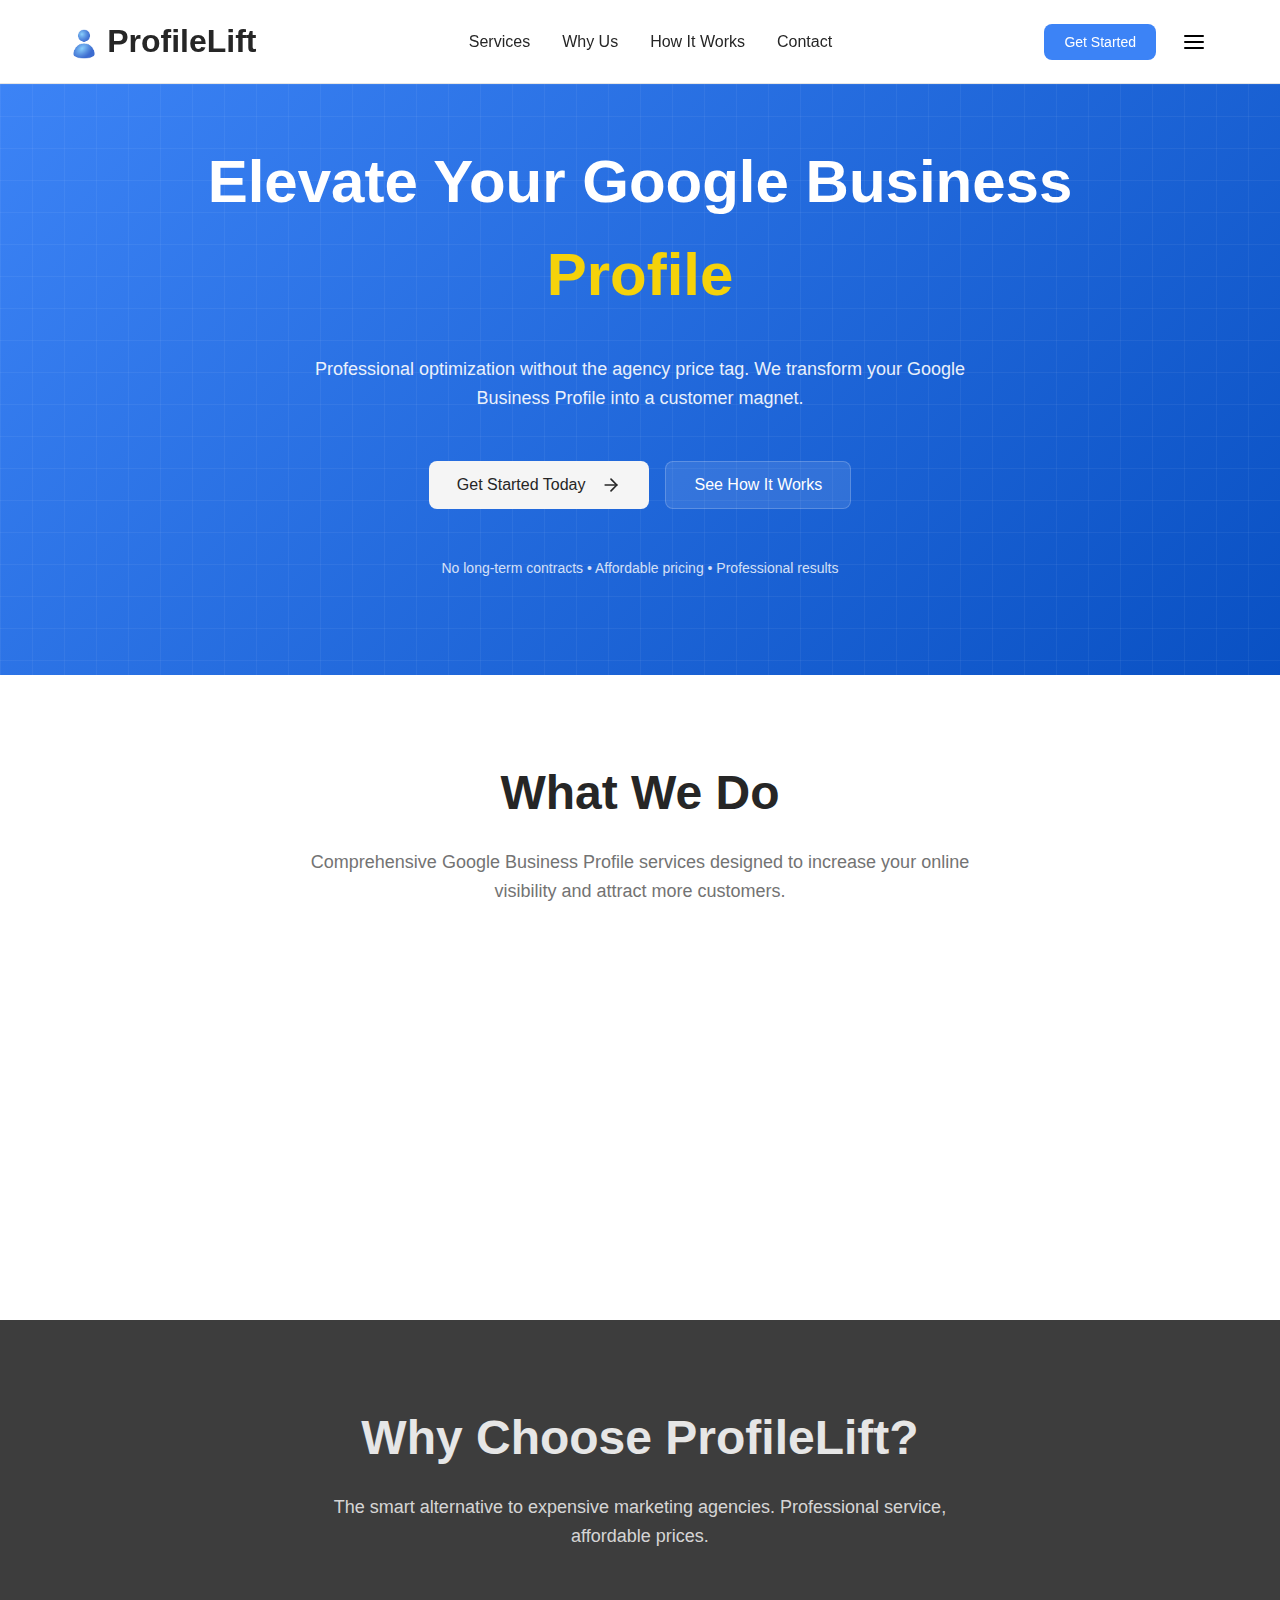
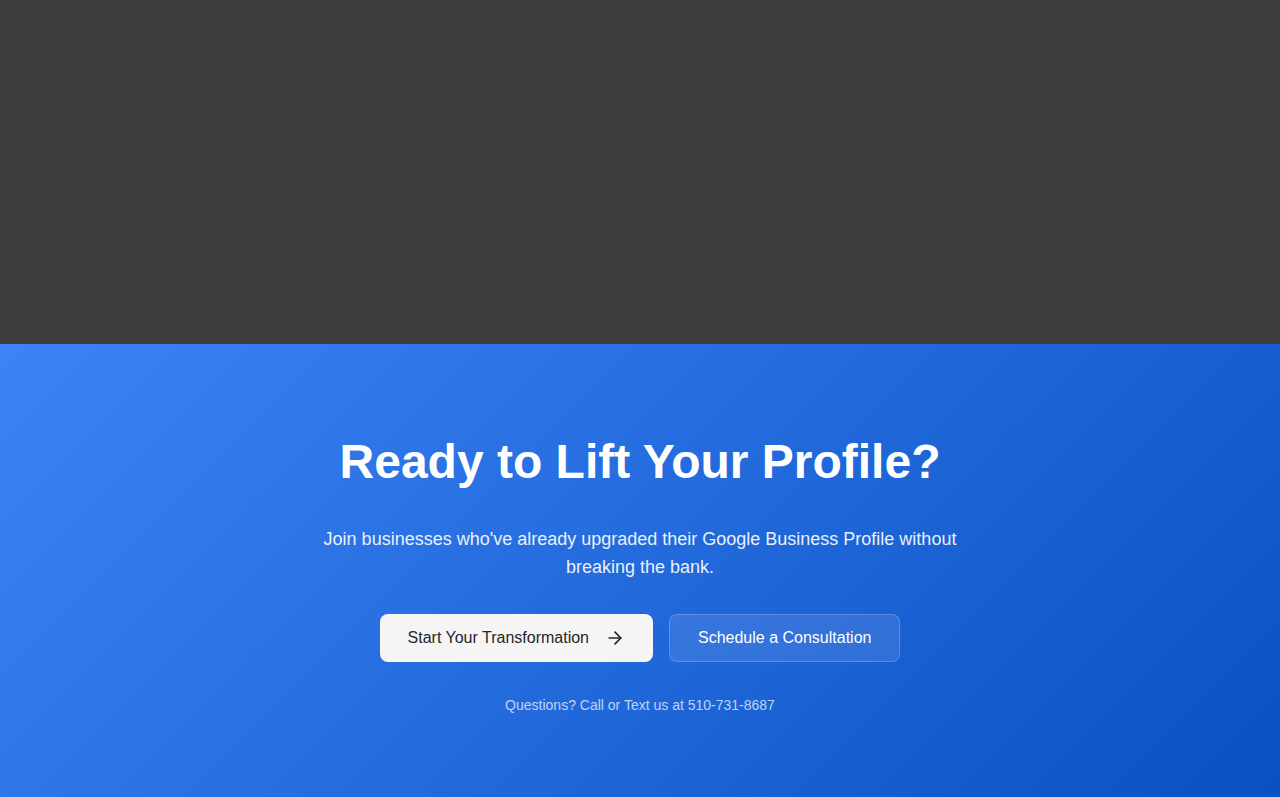
<file: index.html>
<!DOCTYPE html>
<html lang="en">
<head>
    <meta charset="UTF-8">
    <meta name="viewport" content="width=device-width, initial-scale=1.0">
    <title>ProfileLift - Professional Google Business Profile Optimization</title>
    <meta name="description" content="Transform your Google Business Profile with professional optimization at affordable prices. No agency fees, no long contracts - just results.">
    <meta name="author" content="ProfileLift">
    <link rel="apple-touch-icon" sizes="180x180" href="apple-touch-icon.png">
    <link rel="icon" type="image/png" sizes="32x32" href="favicon-32x32.png">
    <link rel="icon" type="image/png" sizes="16x16" href="favicon-16x16.png">
    <link rel="manifest" href="site.webmanifest">
    <meta property="og:title" content="ProfileLift - Professional Google Business Profile Optimization">
    <meta property="og:description" content="Transform your Google Business Profile with professional optimization at affordable prices. No agency fees, no long contracts - just results.">
    <meta property="og:type" content="website">
    
    <link rel="stylesheet" href="styles.css">
</head>
<body>
    <!-- Navbar -->
    <nav class="navbar">
        <div class="container nav-container">
            <div class="nav-brand">
                <img class="nav-bar-logo" src="0684456b-aa2b-4631-86f7-93ceaf33303c.jpg"><h1>ProfileLift</h1>
            </div>
            
            <style>
                .nav-logo {
                    height: 150px;
                    border-radius: 25px;
                    
                }
            </style>

            <div class="nav-links">
                <a href="#services" class="nav-link">Services</a>
                <a href="#benefits" class="nav-link">Why Us</a>
                <a href="howitworks.html" class="nav-link">How It Works</a>
                <a href="contact.html" class="nav-link">Contact</a>
            </div>
            
            <div class="nav-actions">
                <button class="btn btn-primary nav-cta">Get Started</button>
                <button class="btn btn-icon mobile-menu-btn" id="mobileMenuBtn">
                    <svg width="24" height="24" viewBox="0 0 24 24" fill="none" stroke="currentColor" stroke-width="2" stroke-linecap="round" stroke-linejoin="round">
                        <line x1="3" y1="12" x2="21" y2="12"></line>
                        <line x1="3" y1="6" x2="21" y2="6"></line>
                        <line x1="3" y1="18" x2="21" y2="18"></line>
                    </svg>
                </button>
            </div>
        </div>
    </nav>

    <!-- Hero Section -->
    <section class="hero">
        <div class="hero-bg"></div>
        <div class="container hero-container">
            <div class="hero-content">
                <div class="hero-text">
                    <h2 class="hero-title">Elevate Your Google Business</h2>
                    <h1 class="hero-title-sub">Profile</h1>
                    
                    <p class="hero-description">
                        Professional optimization without the agency price tag. We transform your Google Business Profile into a customer magnet.
                    </p>
                    
                    <div class="hero-buttons">
                        <button class="btn btn-secondary btn-lg">
                            Get Started Today
                            <svg class="btn-icon-right" width="20" height="20" viewBox="0 0 24 24" fill="none" stroke="currentColor" stroke-width="2" stroke-linecap="round" stroke-linejoin="round">
                                <line x1="5" y1="12" x2="19" y2="12"></line>
                                <polyline points="12 5 19 12 12 19"></polyline>
                            </svg>
                        </button>
                        <button class="btn btn-outline btn-lg">See How It Works</button>
                    </div>
                    
                    <p class="hero-tagline">
                        No long-term contracts • Affordable pricing • Professional results
                    </p>
                </div>
            </div>
        </div>
    </section>

    <!-- Services Section -->
    <section id="services" class="services-section">
        <div class="container">
            <div class="section-header">
                <h2 class="section-title">What We Do</h2>
                <p class="section-description">
                    Comprehensive Google Business Profile services designed to increase your online visibility and attract more customers.
                </p>
            </div>
            
            <div class="services-grid">
                <div class="service-card">
                    <div class="service-icon">
                        <svg width="24" height="24" viewBox="0 0 24 24" fill="none" stroke="currentColor" stroke-width="2" stroke-linecap="round" stroke-linejoin="round">
                            <polygon points="12 2 15.09 8.26 22 9.27 17 14.14 18.18 21.02 12 17.77 5.82 21.02 7 14.14 2 9.27 8.91 8.26 12 2"></polygon>
                        </svg>
                    </div>
                    <h3 class="service-title">Profile Optimization</h3>
                    <p class="service-description">
                        Complete audit and optimization of your Google Business Profile to maximize visibility and engagement.
                    </p>
                </div>

                <div class="service-card">
                    <div class="service-icon">
                        <svg width="24" height="24" viewBox="0 0 24 24" fill="none" stroke="currentColor" stroke-width="2" stroke-linecap="round" stroke-linejoin="round">
                            <rect x="3" y="3" width="18" height="18" rx="2" ry="2"></rect>
                            <circle cx="8.5" cy="8.5" r="1.5"></circle>
                            <polyline points="21 15 16 10 5 21"></polyline>
                        </svg>
                    </div>
                    <h3 class="service-title">Professional Photos</h3>
                    <p class="service-description">
                        High-quality image selection and optimization that showcases your business in the best light.
                    </p>
                </div>

                <div class="service-card">
                    <div class="service-icon">
                        <svg width="24" height="24" viewBox="0 0 24 24" fill="none" stroke="currentColor" stroke-width="2" stroke-linecap="round" stroke-linejoin="round">
                            <path d="M14 2H6a2 2 0 0 0-2 2v16a2 2 0 0 0 2 2h12a2 2 0 0 0 2-2V8z"></path>
                            <polyline points="14 2 14 8 20 8"></polyline>
                            <line x1="16" y1="13" x2="8" y2="13"></line>
                            <line x1="16" y1="17" x2="8" y2="17"></line>
                            <polyline points="10 9 9 9 8 9"></polyline>
                        </svg>
                    </div>
                    <h3 class="service-title">Content Enhancement</h3>
                    <p class="service-description">
                        Compelling descriptions, service listings, and posts that convert browsers into customers.
                    </p>
                </div>

                <div class="service-card">
                    <div class="service-icon">
                        <svg width="24" height="24" viewBox="0 0 24 24" fill="none" stroke="currentColor" stroke-width="2" stroke-linecap="round" stroke-linejoin="round">
                            <polyline points="23 6 13.5 15.5 8.5 10.5 1 18"></polyline>
                            <polyline points="17 6 23 6 23 12"></polyline>
                        </svg>
                    </div>
                    <h3 class="service-title">Performance Tracking</h3>
                    <p class="service-description">
                        Monthly reports showing your profile's growth and customer engagement metrics.
                    </p>
                </div>
            </div>
        </div>
    </section>

    <!-- Benefits Section -->
    <section id="benefits" class="benefits-section">
        <div class="container">
            <div class="section-header">
                <h2 class="section-title">Why Choose ProfileLift?</h2>
                <p class="section-description">
                    The smart alternative to expensive marketing agencies. Professional service, affordable prices.
                </p>
            </div>
            
            <div class="benefits-grid">
                <div class="benefit-item">
                    <div class="benefit-check">
                        <svg width="20" height="20" viewBox="0 0 24 24" fill="none" stroke="currentColor" stroke-width="2" stroke-linecap="round" stroke-linejoin="round">
                            <polyline points="20 6 9 17 4 12"></polyline>
                        </svg>
                    </div>
                    <div class="benefit-content">
                        <h3 class="benefit-title">Affordable Pricing</h3>
                        <p class="benefit-description">
                            Get professional results at a fraction of what traditional marketing agencies charge. No hidden fees.
                        </p>
                    </div>
                </div>

                <div class="benefit-item">
                    <div class="benefit-check">
                        <svg width="20" height="20" viewBox="0 0 24 24" fill="none" stroke="currentColor" stroke-width="2" stroke-linecap="round" stroke-linejoin="round">
                            <polyline points="20 6 9 17 4 12"></polyline>
                        </svg>
                    </div>
                    <div class="benefit-content">
                        <h3 class="benefit-title">Fast Turnaround</h3>
                        <p class="benefit-description">
                            See results in days, not weeks. We optimize your profile quickly without sacrificing quality.
                        </p>
                    </div>
                </div>

                <div class="benefit-item">
                    <div class="benefit-check">
                        <svg width="20" height="20" viewBox="0 0 24 24" fill="none" stroke="currentColor" stroke-width="2" stroke-linecap="round" stroke-linejoin="round">
                            <polyline points="20 6 9 17 4 12"></polyline>
                        </svg>
                    </div>
                    <div class="benefit-content">
                        <h3 class="benefit-title">Expert Service</h3>
                        <p class="benefit-description">
                            Our team specializes in Google Business optimization, ensuring your profile stands out.
                        </p>
                    </div>
                </div>

                <div class="benefit-item">
                    <div class="benefit-check">
                        <svg width="20" height="20" viewBox="0 0 24 24" fill="none" stroke="currentColor" stroke-width="2" stroke-linecap="round" stroke-linejoin="round">
                            <polyline points="20 6 9 17 4 12"></polyline>
                        </svg>
                    </div>
                    <div class="benefit-content">
                        <h3 class="benefit-title">No Long Contracts</h3>
                        <p class="benefit-description">
                            Pay for what you need. No lengthy commitments or complicated cancellation processes.
                        </p>
                    </div>
                </div>

                <div class="benefit-item">
                    <div class="benefit-check">
                        <svg width="20" height="20" viewBox="0 0 24 24" fill="none" stroke="currentColor" stroke-width="2" stroke-linecap="round" stroke-linejoin="round">
                            <polyline points="20 6 9 17 4 12"></polyline>
                        </svg>
                    </div>
                    <div class="benefit-content">
                        <h3 class="benefit-title">Proven Results</h3>
                        <p class="benefit-description">
                            Data-driven approach that increases profile views, customer actions, and overall engagement.
                        </p>
                    </div>
                </div>

                <div class="benefit-item">
                    <div class="benefit-check">
                        <svg width="20" height="20" viewBox="0 0 24 24" fill="none" stroke="currentColor" stroke-width="2" stroke-linecap="round" stroke-linejoin="round">
                            <polyline points="20 6 9 17 4 12"></polyline>
                        </svg>
                    </div>
                    <div class="benefit-content">
                        <h3 class="benefit-title">Ongoing Support</h3>
                        <p class="benefit-description">
                            Questions after launch? We're here to help you succeed with responsive customer support.
                        </p>
                    </div>
                </div>
            </div>
        </div>
    </section>

    <!-- CTA Section -->
    <section id="contact" class="cta-section">
        <div class="container cta-container">
            <h2 class="cta-title">Ready to Lift Your Profile?</h2>
            <p class="cta-description">
                Join businesses who've already upgraded their Google Business Profile without breaking the bank.
            </p>
            
            <div class="cta-buttons">
                <button class="btn btn-secondary btn-lg">
                    Start Your Transformation
                    <svg class="btn-icon-right" width="20" height="20" viewBox="0 0 24 24" fill="none" stroke="currentColor" stroke-width="2" stroke-linecap="round" stroke-linejoin="round">
                        <line x1="5" y1="12" x2="19" y2="12"></line>
                        <polyline points="12 5 19 12 12 19"></polyline>
                    </svg>
                </button>
                <button class="btn btn-outline-light btn-lg">Schedule a Consultation</button>
            </div>
            
            <p class="cta-contact">
                Questions? Call or Text us at 510-731-8687
            </p>
        </div>
    </section>

    <script src="script.js"></script>
</body>
</html>
</file>
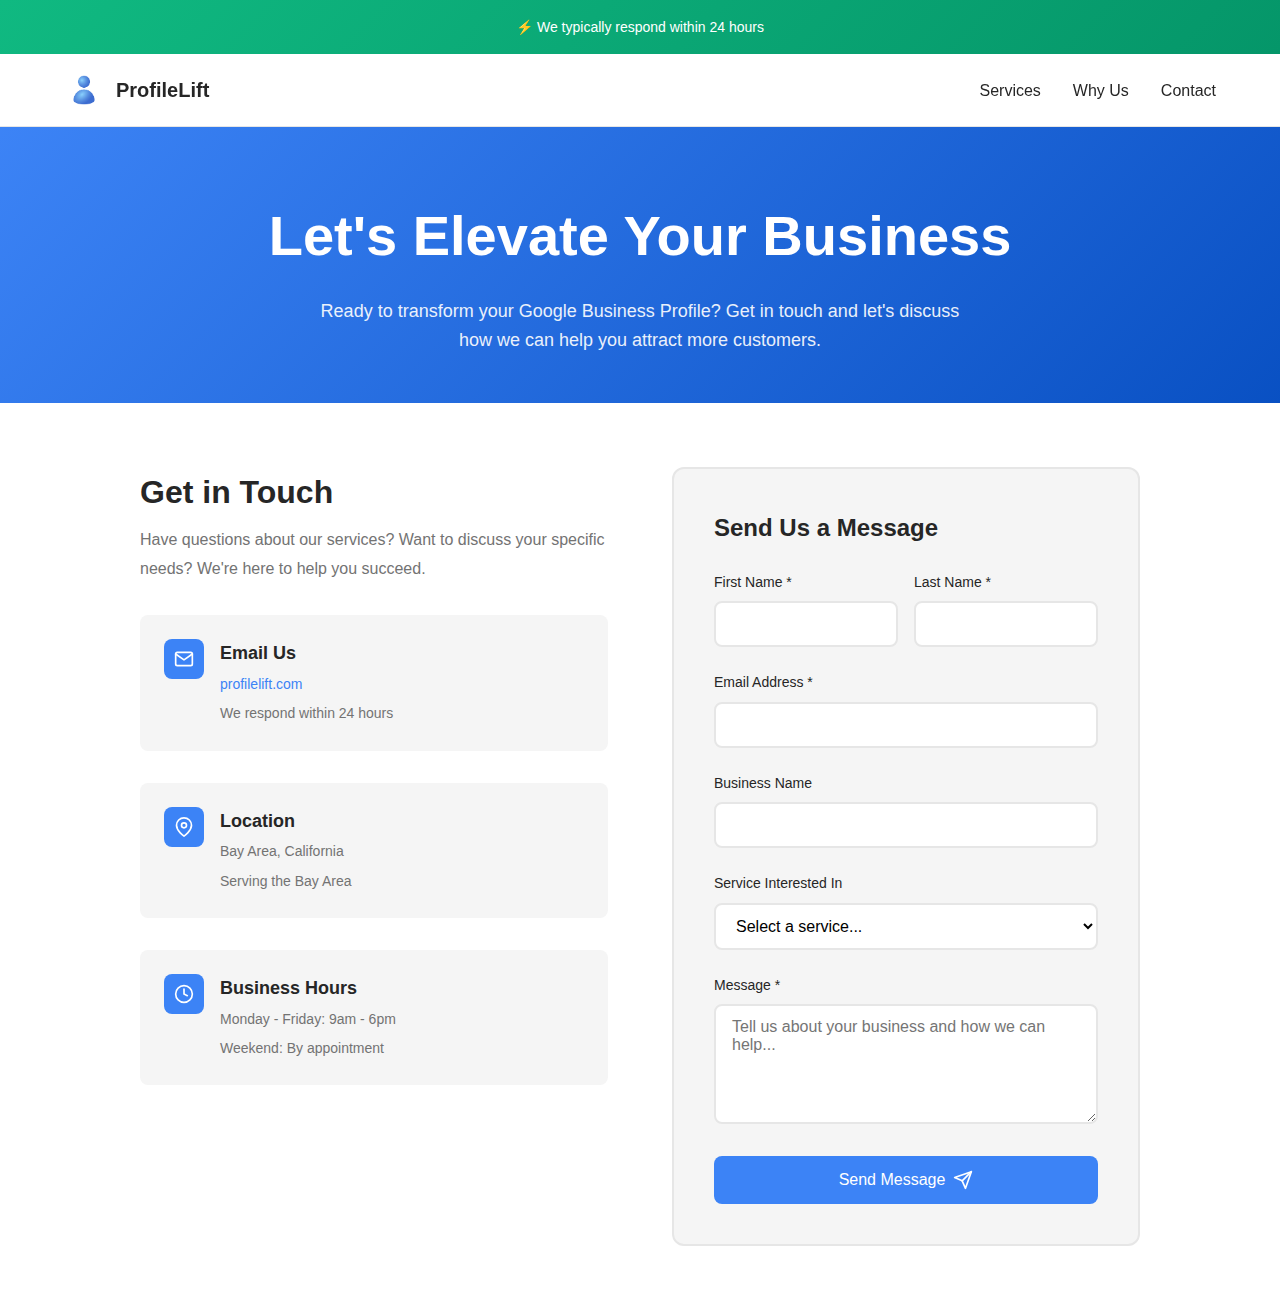
<file: contact.html>
<!DOCTYPE html>
<html lang="en">
<head>
    <meta charset="UTF-8">
    <meta name="viewport" content="width=device-width, initial-scale=1.0">
    <title>Contact Us - ProfileLift</title>
    <link rel="stylesheet" href="styles-contact.css">
    <script src="script-contact.js"></script>
    <meta name="description" content="Get in touch with ProfileLift for professional Google Business Profile optimization services.">
</head>
<body>
    <!-- Response Time Banner -->
    <div class="response-banner">
        ⚡ We typically respond within 24 hours
    </div>

    <!-- Navbar -->
    <nav class="navbar">
        <div class="container nav-container">
            <a href="index.html" class="nav-brand">
                <img class="nav-bar-logo" src="0684456b-aa2b-4631-86f7-93ceaf33303c.jpg"><h1 class="brand-text">ProfileLift</h1>
            </a>
            
            <div class="nav-links">
                <a href="index.html#services" class="nav-link">Services</a>
                <a href="index.html#benefits" class="nav-link">Why Us</a>
                <a href="contact.html" class="nav-link">Contact</a>
            </div>
        </div>
    </nav>

    <!-- Contact Hero -->
    <section class="contact-hero">
        <div class="container">
            <h1>Let's Elevate Your Business</h1>
            <p>Ready to transform your Google Business Profile? Get in touch and let's discuss how we can help you attract more customers.</p>
        </div>
    </section>

    <!-- Contact Section -->
    <section class="contact-section">
        <div class="container">
            <div class="contact-content">
                <!-- Contact Info -->
                <div class="contact-info">
                    <div>
                        <h2>Get in Touch</h2>
                        <p>Have questions about our services? Want to discuss your specific needs? We're here to help you succeed.</p>
                    </div>

                    <div class="contact-method">
                        <div class="contact-icon">
                            <svg width="20" height="20" viewBox="0 0 24 24" fill="none" stroke="currentColor" stroke-width="2" stroke-linecap="round" stroke-linejoin="round">
                                <path d="M4 4h16c1.1 0 2 .9 2 2v12c0 1.1-.9 2-2 2H4c-1.1 0-2-.9-2-2V6c0-1.1.9-2 2-2z"></path>
                                <polyline points="22,6 12,13 2,6"></polyline>
                            </svg>
                        </div>
                        <div class="contact-method-content">
                            <h3>Email Us</h3>
                            <p><a href="mailto:wafi.syed5@gmail.com">profilelift.com</a></p>
                            <p style="margin-top: 0.25rem;">We respond within 24 hours</p>
                        </div>
                    </div>

                    <div class="contact-method">
                        <div class="contact-icon">
                            <svg width="20" height="20" viewBox="0 0 24 24" fill="none" stroke="currentColor" stroke-width="2" stroke-linecap="round" stroke-linejoin="round">
                                <path d="M21 10c0 7-9 13-9 13s-9-6-9-13a9 9 0 0 1 18 0z"></path>
                                <circle cx="12" cy="10" r="3"></circle>
                            </svg>
                        </div>
                        <div class="contact-method-content">
                            <h3>Location</h3>
                            <p>Bay Area, California</p>
                            <p style="margin-top: 0.25rem;">Serving the Bay Area</p>
                        </div>
                    </div>

                    <div class="contact-method">
                        <div class="contact-icon">
                            <svg width="20" height="20" viewBox="0 0 24 24" fill="none" stroke="currentColor" stroke-width="2" stroke-linecap="round" stroke-linejoin="round">
                                <circle cx="12" cy="12" r="10"></circle>
                                <polyline points="12 6 12 12 16 14"></polyline>
                            </svg>
                        </div>
                        <div class="contact-method-content">
                            <h3>Business Hours</h3>
                            <p>Monday - Friday: 9am - 6pm</p>
                            <p style="margin-top: 0.25rem;">Weekend: By appointment</p>
                        </div>
                    </div>
                </div>

                <!-- Contact Form -->
                <div class="contact-form-container">
                    <h2>Send Us a Message</h2>
                    
                    <div class="form-success" id="successMessage">
                        ✓ Thank you! We've received your message and will get back to you within 24 hours.
                    </div>

                    <form id="contactForm">
                        <div class="form-row">
                            <div class="form-group">
                                <label class="form-label" for="firstName">First Name *</label>
                                <input type="text" id="firstName" name="firstName" class="form-input" required>
                            </div>
                            <div class="form-group">
                                <label class="form-label" for="lastName">Last Name *</label>
                                <input type="text" id="lastName" name="lastName" class="form-input" required>
                            </div>
                        </div>

                        <div class="form-group">
                            <label class="form-label" for="email">Email Address *</label>
                            <input type="email" id="email" name="email" class="form-input" required>
                        </div>

                        <div class="form-group">
                            <label class="form-label" for="businessName">Business Name</label>
                            <input type="text" id="businessName" name="businessName" class="form-input">
                        </div>

                        <div class="form-group">
                            <label class="form-label" for="service">Service Interested In</label>
                            <select id="service" name="service" class="form-select">
                                <option value="">Select a service...</option>
                                <option value="profile-optimization">Profile Optimization</option>
                                <option value="monthly-maintenance">Monthly Maintenance</option>
                                <option value="consultation">Free Consultation</option>
                                <option value="other">Other / Not Sure</option>
                            </select>
                        </div>

                        <div class="form-group">
                            <label class="form-label" for="message">Message *</label>
                            <textarea id="message" name="message" class="form-textarea" placeholder="Tell us about your business and how we can help..." required></textarea>
                        </div>

                        <button type="submit" class="btn btn-primary" id="submitBtn">
                            Send Message
                            <svg width="20" height="20" viewBox="0 0 24 24" fill="none" stroke="currentColor" stroke-width="2" stroke-linecap="round" stroke-linejoin="round">
                                <line x1="22" y1="2" x2="11" y2="13"></line>
                                <polygon points="22 2 15 22 11 13 2 9 22 2"></polygon>
                            </svg>
                        </button>
                    </form>
                </div>
            </div>
        </div>
    </section>
</body>
</html>
</file>
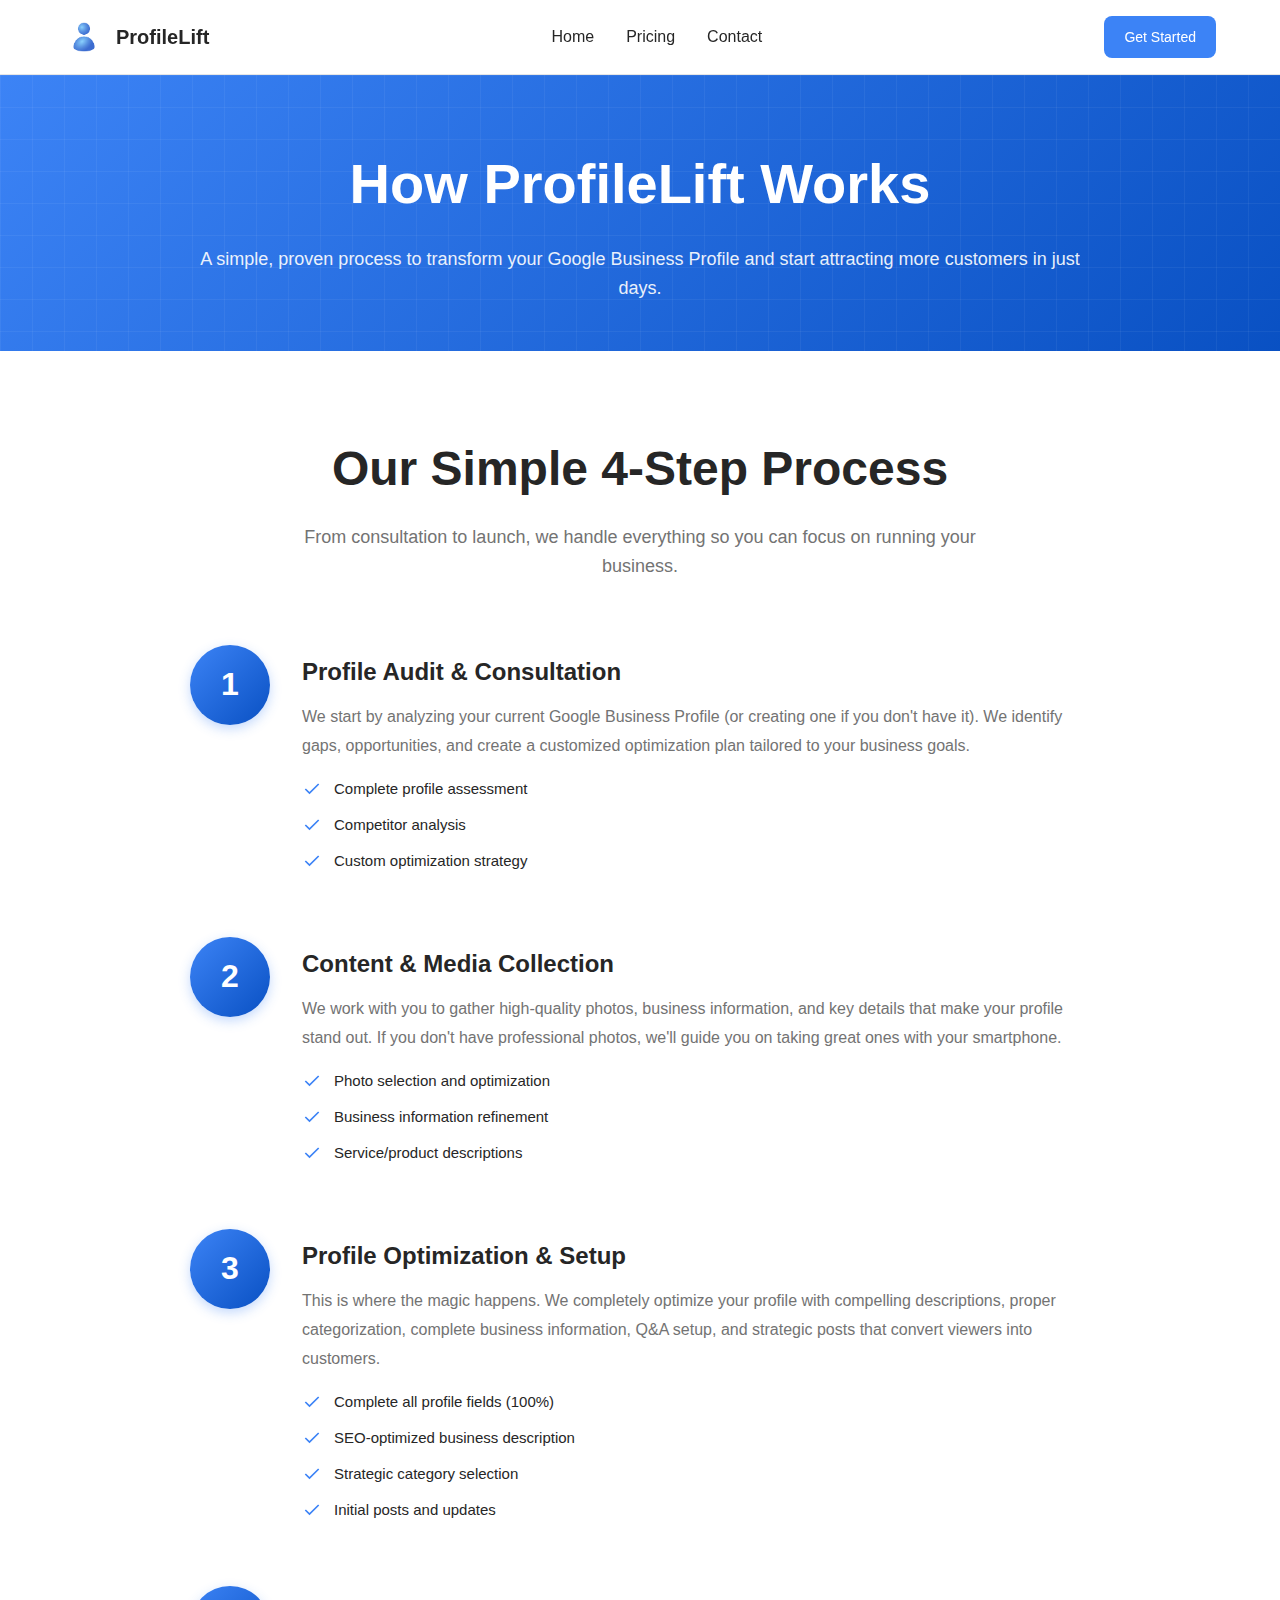
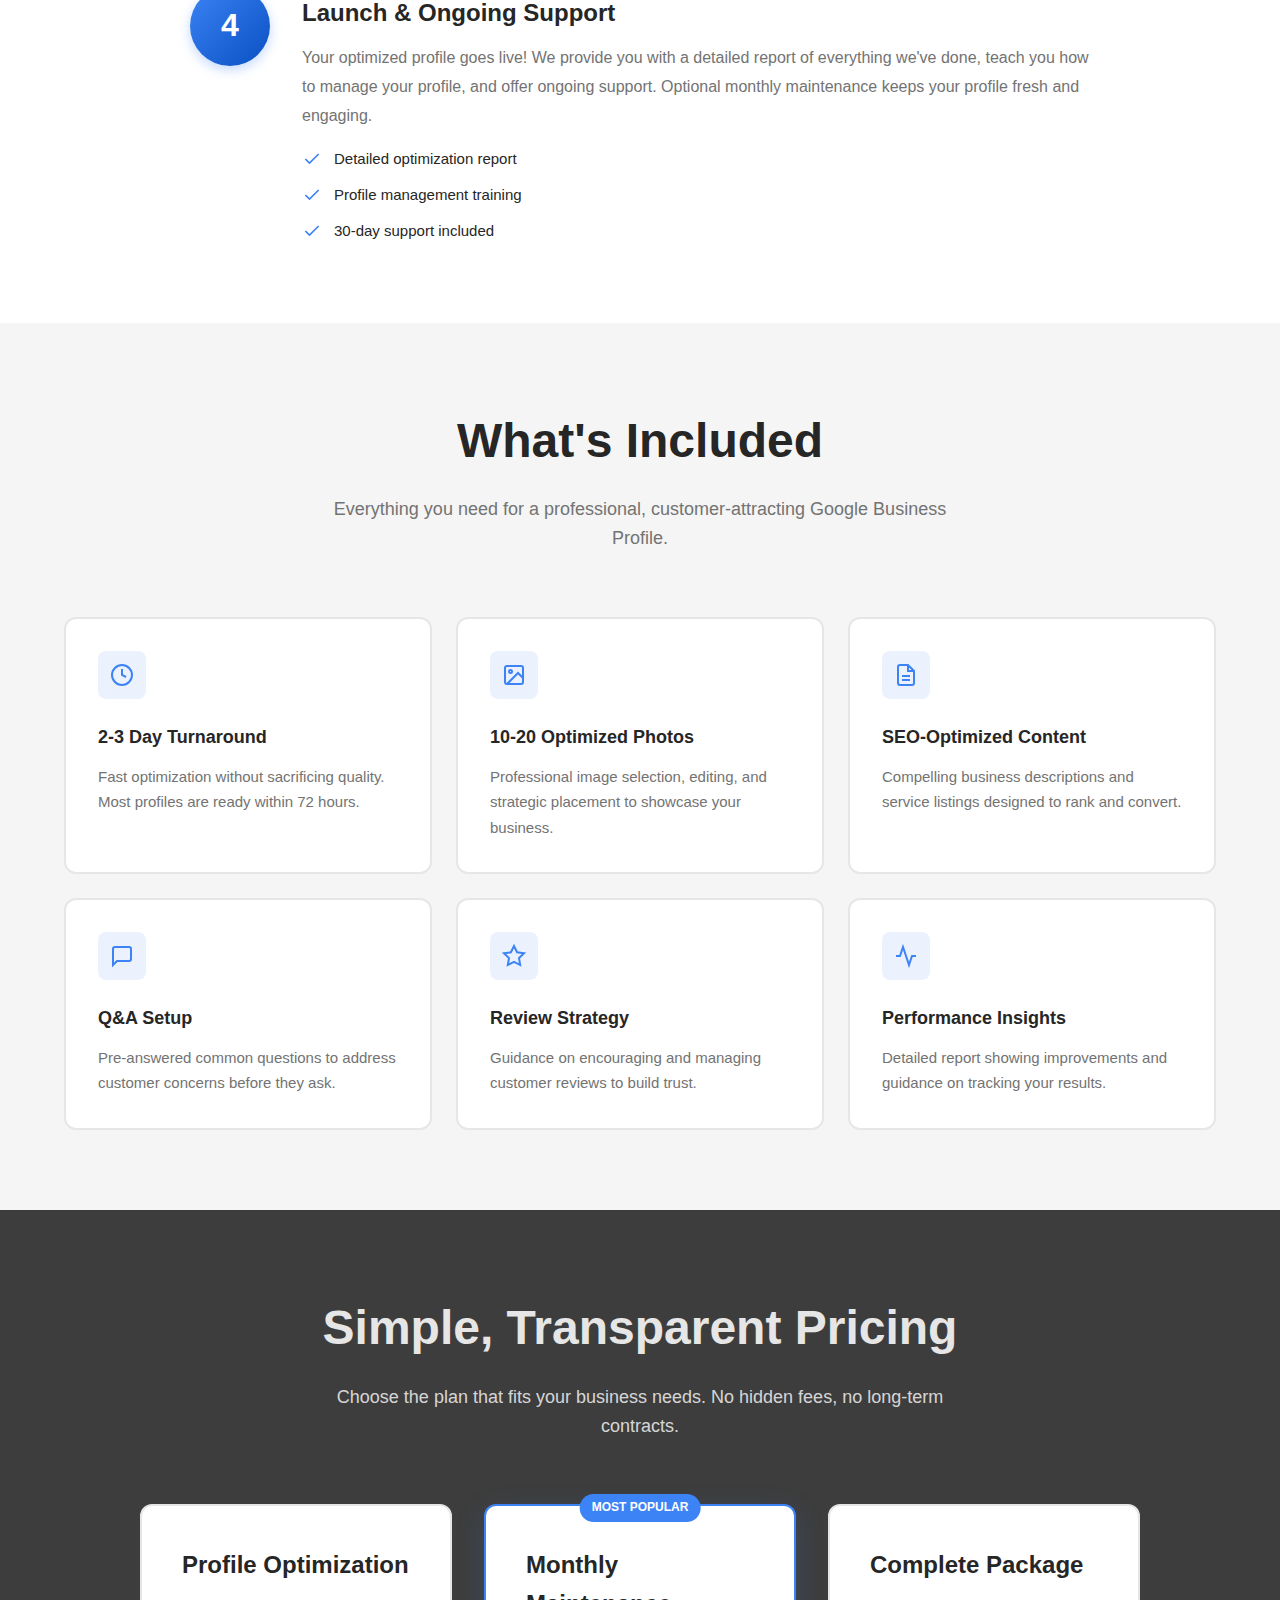
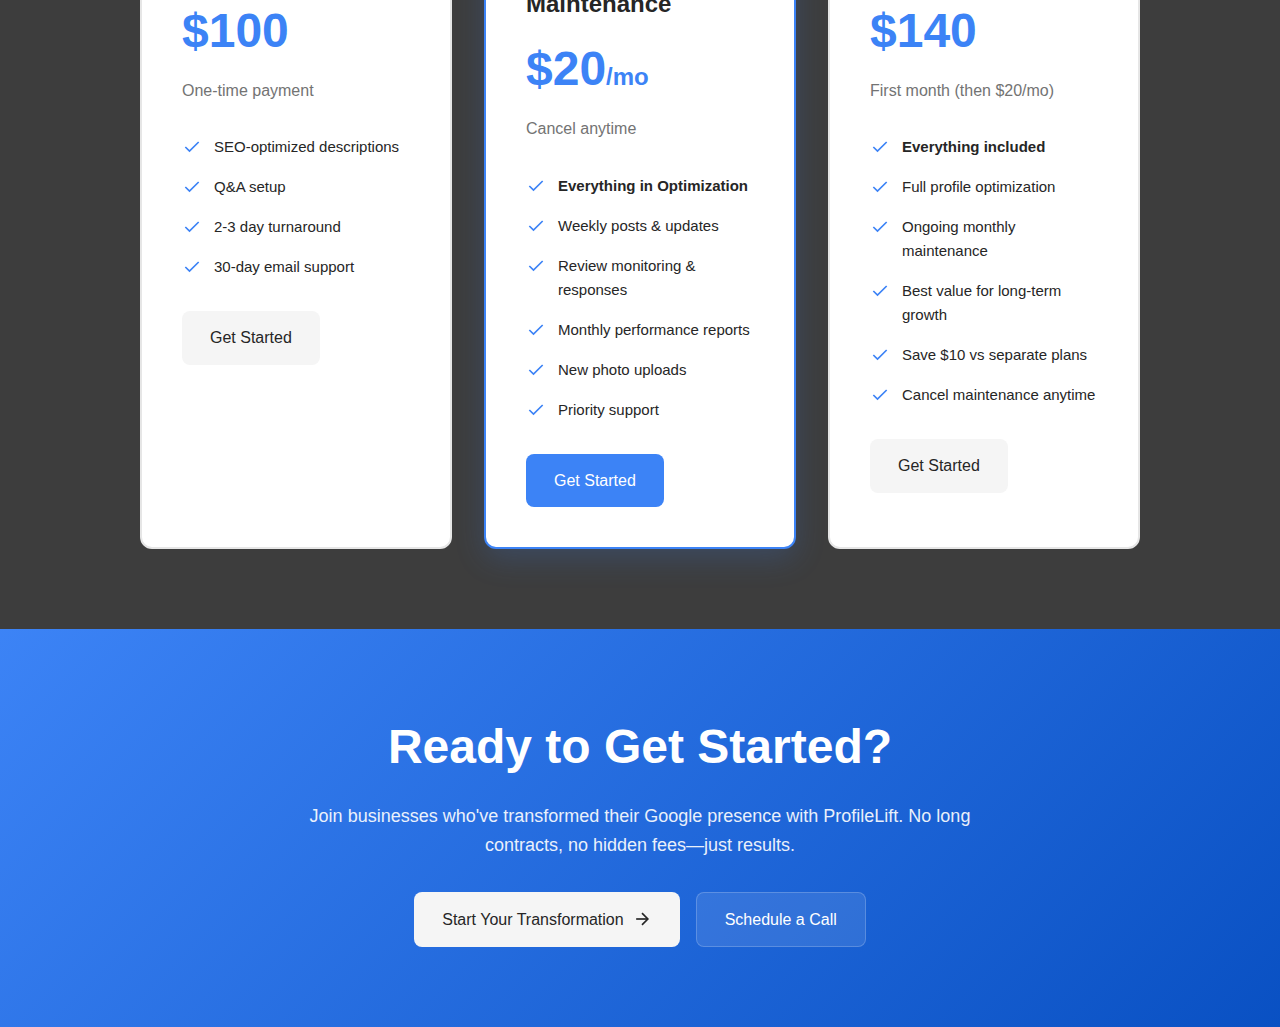
<file: howitworks.html>
<!DOCTYPE html>
<html lang="en">
<head>
    <meta charset="UTF-8">
    <meta name="viewport" content="width=device-width, initial-scale=1.0">
    <title>How It Works - ProfileLift</title>
    <link rel="stylesheet" href="styles-howitworks.css">
    <link rel="apple-touch-icon" sizes="180x180" href="/apple-touch-icon.png">
    <link rel="icon" type="image/png" sizes="32x32" href="/favicon-32x32.png">
    <link rel="icon" type="image/png" sizes="16x16" href="/favicon-16x16.png">
    <link rel="manifest" href="/site.webmanifest">
    <script src="script-howitworks.js"></script>
    <meta name="description" content="Learn how ProfileLift helps businesses optimize their Google Business Profile in four simple steps.">
</head>
<body>
    <!-- Navbar -->
    <nav class="navbar">
        <div class="container nav-container">
            <a href="index.html" class="nav-brand">
                <img src="0684456b-aa2b-4631-86f7-93ceaf33303c.jpg" class="nav-bar-logo"><h1 class="brand-text">ProfileLift</h1>
            </a>
            
            <div class="nav-links">
                <a href="index.html" class="nav-link">Home</a>
                <a href="howitworks.html#pricing" class="nav-link">Pricing</a>
                <a href="contact.html" class="nav-link">Contact</a>
            </div>

            <a href="contact.html" class="btn btn-primary">Get Started</a>
        </div>
    </nav>

    <!-- Hero Section -->
    <section class="hero">
        <div class="hero-bg"></div>
        <div class="hero-content">
            <h1>How ProfileLift Works</h1>
            <p>A simple, proven process to transform your Google Business Profile and start attracting more customers in just days.</p>
        </div>
    </section>

    <!-- Process Section -->
    <section class="process-section">
        <div class="container">
            <div class="section-header">
                <h2 class="section-title">Our Simple 4-Step Process</h2>
                <p class="section-description">
                    From consultation to launch, we handle everything so you can focus on running your business.
                </p>
            </div>

            <div class="process-steps">
                <div class="step">
                    <div class="step-number">1</div>
                    <div class="step-content">
                        <h3 class="step-title">Profile Audit & Consultation</h3>
                        <p class="step-description">
                            We start by analyzing your current Google Business Profile (or creating one if you don't have it). We identify gaps, opportunities, and create a customized optimization plan tailored to your business goals.
                        </p>
                        <div class="step-features">
                            <div class="step-feature">
                                <svg width="20" height="20" viewBox="0 0 24 24" fill="none" stroke="currentColor" stroke-width="2">
                                    <polyline points="20 6 9 17 4 12"></polyline>
                                </svg>
                                <span>Complete profile assessment</span>
                            </div>
                            <div class="step-feature">
                                <svg width="20" height="20" viewBox="0 0 24 24" fill="none" stroke="currentColor" stroke-width="2">
                                    <polyline points="20 6 9 17 4 12"></polyline>
                                </svg>
                                <span>Competitor analysis</span>
                            </div>
                            <div class="step-feature">
                                <svg width="20" height="20" viewBox="0 0 24 24" fill="none" stroke="currentColor" stroke-width="2">
                                    <polyline points="20 6 9 17 4 12"></polyline>
                                </svg>
                                <span>Custom optimization strategy</span>
                            </div>
                        </div>
                    </div>
                </div>

                <div class="step">
                    <div class="step-number">2</div>
                    <div class="step-content">
                        <h3 class="step-title">Content & Media Collection</h3>
                        <p class="step-description">
                            We work with you to gather high-quality photos, business information, and key details that make your profile stand out. If you don't have professional photos, we'll guide you on taking great ones with your smartphone.
                        </p>
                        <div class="step-features">
                            <div class="step-feature">
                                <svg width="20" height="20" viewBox="0 0 24 24" fill="none" stroke="currentColor" stroke-width="2">
                                    <polyline points="20 6 9 17 4 12"></polyline>
                                </svg>
                                <span>Photo selection and optimization</span>
                            </div>
                            <div class="step-feature">
                                <svg width="20" height="20" viewBox="0 0 24 24" fill="none" stroke="currentColor" stroke-width="2">
                                    <polyline points="20 6 9 17 4 12"></polyline>
                                </svg>
                                <span>Business information refinement</span>
                            </div>
                            <div class="step-feature">
                                <svg width="20" height="20" viewBox="0 0 24 24" fill="none" stroke="currentColor" stroke-width="2">
                                    <polyline points="20 6 9 17 4 12"></polyline>
                                </svg>
                                <span>Service/product descriptions</span>
                            </div>
                        </div>
                    </div>
                </div>

                <div class="step">
                    <div class="step-number">3</div>
                    <div class="step-content">
                        <h3 class="step-title">Profile Optimization & Setup</h3>
                        <p class="step-description">
                            This is where the magic happens. We completely optimize your profile with compelling descriptions, proper categorization, complete business information, Q&A setup, and strategic posts that convert viewers into customers.
                        </p>
                        <div class="step-features">
                            <div class="step-feature">
                                <svg width="20" height="20" viewBox="0 0 24 24" fill="none" stroke="currentColor" stroke-width="2">
                                    <polyline points="20 6 9 17 4 12"></polyline>
                                </svg>
                                <span>Complete all profile fields (100%)</span>
                            </div>
                            <div class="step-feature">
                                <svg width="20" height="20" viewBox="0 0 24 24" fill="none" stroke="currentColor" stroke-width="2">
                                    <polyline points="20 6 9 17 4 12"></polyline>
                                </svg>
                                <span>SEO-optimized business description</span>
                            </div>
                            <div class="step-feature">
                                <svg width="20" height="20" viewBox="0 0 24 24" fill="none" stroke="currentColor" stroke-width="2">
                                    <polyline points="20 6 9 17 4 12"></polyline>
                                </svg>
                                <span>Strategic category selection</span>
                            </div>
                            <div class="step-feature">
                                <svg width="20" height="20" viewBox="0 0 24 24" fill="none" stroke="currentColor" stroke-width="2">
                                    <polyline points="20 6 9 17 4 12"></polyline>
                                </svg>
                                <span>Initial posts and updates</span>
                            </div>
                        </div>
                    </div>
                </div>

                <div class="step">
                    <div class="step-number">4</div>
                    <div class="step-content">
                        <h3 class="step-title">Launch & Ongoing Support</h3>
                        <p class="step-description">
                            Your optimized profile goes live! We provide you with a detailed report of everything we've done, teach you how to manage your profile, and offer ongoing support. Optional monthly maintenance keeps your profile fresh and engaging.
                        </p>
                        <div class="step-features">
                            <div class="step-feature">
                                <svg width="20" height="20" viewBox="0 0 24 24" fill="none" stroke="currentColor" stroke-width="2">
                                    <polyline points="20 6 9 17 4 12"></polyline>
                                </svg>
                                <span>Detailed optimization report</span>
                            </div>
                            <div class="step-feature">
                                <svg width="20" height="20" viewBox="0 0 24 24" fill="none" stroke="currentColor" stroke-width="2">
                                    <polyline points="20 6 9 17 4 12"></polyline>
                                </svg>
                                <span>Profile management training</span>
                            </div>
                            <div class="step-feature">
                                <svg width="20" height="20" viewBox="0 0 24 24" fill="none" stroke="currentColor" stroke-width="2">
                                    <polyline points="20 6 9 17 4 12"></polyline>
                                </svg>
                                <span>30-day support included</span>
                            </div>
                        </div>
                    </div>
                </div>
            </div>
        </div>
    </section>

    <!-- What's Included Section -->
    <section class="included-section">
        <div class="container">
            <div class="section-header">
                <h2 class="section-title">What's Included</h2>
                <p class="section-description">
                    Everything you need for a professional, customer-attracting Google Business Profile.
                </p>
            </div>

            <div class="included-grid">
                <div class="included-card">
                    <div class="included-icon">
                        <svg width="24" height="24" viewBox="0 0 24 24" fill="none" stroke="currentColor" stroke-width="2">
                            <circle cx="12" cy="12" r="10"></circle>
                            <polyline points="12 6 12 12 16 14"></polyline>
                        </svg>
                    </div>
                    <h3 class="included-title">2-3 Day Turnaround</h3>
                    <p class="included-description">Fast optimization without sacrificing quality. Most profiles are ready within 72 hours.</p>
                </div>

                <div class="included-card">
                    <div class="included-icon">
                        <svg width="24" height="24" viewBox="0 0 24 24" fill="none" stroke="currentColor" stroke-width="2">
                            <rect x="3" y="3" width="18" height="18" rx="2" ry="2"></rect>
                            <circle cx="8.5" cy="8.5" r="1.5"></circle>
                            <polyline points="21 15 16 10 5 21"></polyline>
                        </svg>
                    </div>
                    <h3 class="included-title">10-20 Optimized Photos</h3>
                    <p class="included-description">Professional image selection, editing, and strategic placement to showcase your business.</p>
                </div>

                <div class="included-card">
                    <div class="included-icon">
                        <svg width="24" height="24" viewBox="0 0 24 24" fill="none" stroke="currentColor" stroke-width="2">
                            <path d="M14 2H6a2 2 0 0 0-2 2v16a2 2 0 0 0 2 2h12a2 2 0 0 0 2-2V8z"></path>
                            <polyline points="14 2 14 8 20 8"></polyline>
                            <line x1="16" y1="13" x2="8" y2="13"></line>
                            <line x1="16" y1="17" x2="8" y2="17"></line>
                        </svg>
                    </div>
                    <h3 class="included-title">SEO-Optimized Content</h3>
                    <p class="included-description">Compelling business descriptions and service listings designed to rank and convert.</p>
                </div>

                <div class="included-card">
                    <div class="included-icon">
                        <svg width="24" height="24" viewBox="0 0 24 24" fill="none" stroke="currentColor" stroke-width="2">
                            <path d="M21 15a2 2 0 0 1-2 2H7l-4 4V5a2 2 0 0 1 2-2h14a2 2 0 0 1 2 2z"></path>
                        </svg>
                    </div>
                    <h3 class="included-title">Q&A Setup</h3>
                    <p class="included-description">Pre-answered common questions to address customer concerns before they ask.</p>
                </div>

                <div class="included-card">
                    <div class="included-icon">
                        <svg width="24" height="24" viewBox="0 0 24 24" fill="none" stroke="currentColor" stroke-width="2">
                            <polygon points="12 2 15.09 8.26 22 9.27 17 14.14 18.18 21.02 12 17.77 5.82 21.02 7 14.14 2 9.27 8.91 8.26 12 2"></polygon>
                        </svg>
                    </div>
                    <h3 class="included-title">Review Strategy</h3>
                    <p class="included-description">Guidance on encouraging and managing customer reviews to build trust.</p>
                </div>

                <div class="included-card">
                    <div class="included-icon">
                        <svg width="24" height="24" viewBox="0 0 24 24" fill="none" stroke="currentColor" stroke-width="2">
                            <polyline points="22 12 18 12 15 21 9 3 6 12 2 12"></polyline>
                        </svg>
                    </div>
                    <h3 class="included-title">Performance Insights</h3>
                    <p class="included-description">Detailed report showing improvements and guidance on tracking your results.</p>
                </div>
            </div>
        </div>
    </section>

    <!-- Pricing Section -->
    <section id="pricing" class="pricing-section">
        <div class="container">
            <div class="section-header">
                <h2 class="section-title">Simple, Transparent Pricing</h2>
                <p class="section-description">
                    Choose the plan that fits your business needs. No hidden fees, no long-term contracts.
                </p>
            </div>

            <div class="pricing-cards">
                <div class="pricing-card">
                    <h3 class="pricing-name">Profile Optimization</h3>
                    <div class="pricing-price">$100</div>
                    <p class="pricing-period">One-time payment</p>
                    
                    <div class="pricing-features">
                        <div class="pricing-feature">
                            <svg width="20" height="20" viewBox="0 0 24 24" fill="none" stroke="currentColor" stroke-width="2">
                                <polyline points="20 6 9 17 4 12"></polyline>
                            </svg>
                            <span>SEO-optimized descriptions</span>
                        </div>
                        <div class="pricing-feature">
                            <svg width="20" height="20" viewBox="0 0 24 24" fill="none" stroke="currentColor" stroke-width="2">
                                <polyline points="20 6 9 17 4 12"></polyline>
                            </svg>
                            <span>Q&A setup</span>
                        </div>
                        <div class="pricing-feature">
                            <svg width="20" height="20" viewBox="0 0 24 24" fill="none" stroke="currentColor" stroke-width="2">
                                <polyline points="20 6 9 17 4 12"></polyline>
                            </svg>
                            <span>2-3 day turnaround</span>
                        </div>
                        <div class="pricing-feature">
                            <svg width="20" height="20" viewBox="0 0 24 24" fill="none" stroke="currentColor" stroke-width="2">
                                <polyline points="20 6 9 17 4 12"></polyline>
                            </svg>
                            <span>30-day email support</span>
                        </div>
                    </div>
                    
                    <a href="contact.html" class="btn btn-secondary btn-lg">Get Started</a>
                </div>

                <div class="pricing-card featured">
                    <span class="pricing-badge">MOST POPULAR</span>
                    <h3 class="pricing-name">Monthly Maintenance</h3>
                    <div class="pricing-price">$20<span style="font-size: 1.5rem;">/mo</span></div>
                    <p class="pricing-period">Cancel anytime</p>
                    
                    <div class="pricing-features">
                        <div class="pricing-feature">
                            <svg width="20" height="20" viewBox="0 0 24 24" fill="none" stroke="currentColor" stroke-width="2">
                                <polyline points="20 6 9 17 4 12"></polyline>
                            </svg>
                            <span><strong>Everything in Optimization</strong></span>
                        </div>
                        <div class="pricing-feature">
                            <svg width="20" height="20" viewBox="0 0 24 24" fill="none" stroke="currentColor" stroke-width="2">
                                <polyline points="20 6 9 17 4 12"></polyline>
                            </svg>
                            <span>Weekly posts & updates</span>
                        </div>
                        <div class="pricing-feature">
                            <svg width="20" height="20" viewBox="0 0 24 24" fill="none" stroke="currentColor" stroke-width="2">
                                <polyline points="20 6 9 17 4 12"></polyline>
                            </svg>
                            <span>Review monitoring & responses</span>
                        </div>
                        <div class="pricing-feature">
                            <svg width="20" height="20" viewBox="0 0 24 24" fill="none" stroke="currentColor" stroke-width="2">
                                <polyline points="20 6 9 17 4 12"></polyline>
                            </svg>
                            <span>Monthly performance reports</span>
                        </div>
                        <div class="pricing-feature">
                            <svg width="20" height="20" viewBox="0 0 24 24" fill="none" stroke="currentColor" stroke-width="2">
                                <polyline points="20 6 9 17 4 12"></polyline>
                            </svg>
                            <span>New photo uploads</span>
                        </div>
                        <div class="pricing-feature">
                            <svg width="20" height="20" viewBox="0 0 24 24" fill="none" stroke="currentColor" stroke-width="2">
                                <polyline points="20 6 9 17 4 12"></polyline>
                            </svg>
                            <span>Priority support</span>
                        </div>
                    </div>
                    
                    <a href="contact.html" class="btn btn-primary btn-lg">Get Started</a>
                </div>

                <div class="pricing-card">
                    <h3 class="pricing-name">Complete Package</h3>
                    <div class="pricing-price">$140</div>
                    <p class="pricing-period">First month (then $20/mo)</p>
                    
                    <div class="pricing-features">
                        <div class="pricing-feature">
                            <svg width="20" height="20" viewBox="0 0 24 24" fill="none" stroke="currentColor" stroke-width="2">
                                <polyline points="20 6 9 17 4 12"></polyline>
                            </svg>
                            <span><strong>Everything included</strong></span>
                        </div>
                        <div class="pricing-feature">
                            <svg width="20" height="20" viewBox="0 0 24 24" fill="none" stroke="currentColor" stroke-width="2">
                                <polyline points="20 6 9 17 4 12"></polyline>
                            </svg>
                            <span>Full profile optimization</span>
                        </div>
                        <div class="pricing-feature">
                            <svg width="20" height="20" viewBox="0 0 24 24" fill="none" stroke="currentColor" stroke-width="2">
                                <polyline points="20 6 9 17 4 12"></polyline>
                            </svg>
                            <span>Ongoing monthly maintenance</span>
                        </div>
                        <div class="pricing-feature">
                            <svg width="20" height="20" viewBox="0 0 24 24" fill="none" stroke="currentColor" stroke-width="2">
                                <polyline points="20 6 9 17 4 12"></polyline>
                            </svg>
                            <span>Best value for long-term growth</span>
                        </div>
                        <div class="pricing-feature">
                            <svg width="20" height="20" viewBox="0 0 24 24" fill="none" stroke="currentColor" stroke-width="2">
                                <polyline points="20 6 9 17 4 12"></polyline>
                            </svg>
                            <span>Save $10 vs separate plans</span>
                        </div>
                        <div class="pricing-feature">
                            <svg width="20" height="20" viewBox="0 0 24 24" fill="none" stroke="currentColor" stroke-width="2">
                                <polyline points="20 6 9 17 4 12"></polyline>
                            </svg>
                            <span>Cancel maintenance anytime</span>
                        </div>
                    </div>
                    
                    <a href="contact.html" class="btn btn-secondary btn-lg">Get Started</a>
                </div>
            </div>
        </div>
    </section>

    <!-- CTA Section -->
    <section class="cta-section">
        <div class="container">
            <h2>Ready to Get Started?</h2>
            <p>Join businesses who've transformed their Google presence with ProfileLift. No long contracts, no hidden fees—just results.</p>
            <div class="cta-buttons">
                <a href="contact.html" class="btn btn-secondary btn-lg">
                    Start Your Transformation
                    <svg width="20" height="20" viewBox="0 0 24 24" fill="none" stroke="currentColor" stroke-width="2">
                        <line x1="5" y1="12" x2="19" y2="12"></line>
                        <polyline points="12 5 19 12 12 19"></polyline>
                    </svg>
                </a>
                <a href="contact.html" class="btn btn-outline-light btn-lg">Schedule a Call</a>
            </div>
        </div>
    </section>   
</body>
</html>
</file>
<file: styles.css>
/* Reset and Base Styles */
* {
    margin: 0;
    padding: 0;
    box-sizing: border-box;
}

:root {
    /* Colors */
    --primary: hsl(217, 91%, 60%);
    --primary-dark: hsl(217, 91%, 40%);
    --primary-foreground: hsl(0, 0%, 100%);
    
    --secondary: hsl(0, 0%, 96%);
    --secondary-foreground: hsl(0, 0%, 15%);
    
    --background: hsl(0, 0%, 100%);
    --foreground: hsl(0, 0%, 15%);
    
    --dark-section: hsl(0, 0%, 24%);
    --dark-section-foreground: hsl(0, 0%, 90%);
    
    --muted: hsl(0, 0%, 96%);
    --muted-foreground: hsl(0, 0%, 45%);
    
    --border: hsl(0, 0%, 90%);
    
    /* Typography */
    --font-sans: -apple-system, BlinkMacSystemFont, 'Segoe UI', 'Roboto', 'Oxygen', 'Ubuntu', 'Cantarell', 'Fira Sans', 'Droid Sans', 'Helvetica Neue', sans-serif;
    
    /* Spacing */
    --container-max-width: 1200px;
    --section-padding: 5rem 1.5rem;
}

body {
    font-family: var(--font-sans);
    background-color: var(--background);
    color: var(--foreground);
    line-height: 1.6;
    -webkit-font-smoothing: antialiased;
    -moz-osx-font-smoothing: grayscale;
}

.container {
    max-width: var(--container-max-width);
    margin: 0 auto;
    padding: 0 1.5rem;
}

/* Navbar */
.navbar {
    background-color: rgba(255, 255, 255, 0.95);
    border-bottom: 1px solid var(--border);
    position: sticky;
    top: 0;
    z-index: 1000;
    backdrop-filter: blur(8px);
}

.nav-container {
    display: flex;
    align-items: center;
    justify-content: space-between;
    padding: 1rem 1.5rem;
}

.nav-brand {
    display: flex;
    align-items: center;
}

.nav-bar-logo {
    width: 40px;
    height: 40px;
    border-radius: 0.5rem;
    margin-right: 0.20rem;
    margin-top: 0.25rem;
}

.brand-text {
    font-size: 1.25rem;
    font-weight: 700;
    color: var(--foreground);
}

.nav-links {
    display: flex;
    align-items: center;
    gap: 2rem;
}

.nav-link {
    color: var(--foreground);
    text-decoration: none;
    font-weight: 500;
    transition: color 0.3s;
}

.nav-link:hover {
    color: var(--primary);
}

.nav-actions {
    display: flex;
    align-items: center;
    gap: 1rem;
}

.mobile-menu-btn {
    display: none;
}

/* Buttons */
.btn {
    display: inline-flex;
    align-items: center;
    justify-content: center;
    padding: 0.625rem 1.25rem;
    font-size: 0.875rem;
    font-weight: 500;
    border-radius: 0.5rem;
    border: none;
    cursor: pointer;
    transition: all 0.3s;
    text-decoration: none;
    gap: 0.5rem;
}

.btn-primary {
    background-color: var(--primary);
    color: var(--primary-foreground);
}

.btn-primary:hover {
    background-color: var(--primary-dark);
    transform: translateY(-2px);
    box-shadow: 0 4px 12px rgba(59, 130, 246, 0.3);
}

.btn-secondary {
    background-color: var(--secondary);
    color: var(--secondary-foreground);
}

.btn-secondary:hover {
    background-color: hsl(0, 0%, 90%);
    transform: translateY(-2px);
    box-shadow: 0 4px 12px rgba(0, 0, 0, 0.1);
}

.btn-outline {
    background-color: rgba(255, 255, 255, 0.1);
    color: var(--primary-foreground);
    border: 1px solid rgba(255, 255, 255, 0.2);
}

.btn-outline:hover {
    background-color: rgba(255, 255, 255, 0.2);
}

.btn-outline-light {
    background-color: rgba(255, 255, 255, 0.1);
    color: var(--primary-foreground);
    border: 1px solid rgba(255, 255, 255, 0.2);
}

.btn-outline-light:hover {
    background-color: rgba(255, 255, 255, 0.2);
}

.btn-lg {
    padding: 0.875rem 1.75rem;
    font-size: 1rem;
}

.btn-icon {
    padding: 0.625rem;
    background-color: transparent;
}

.btn-icon-right {
    margin-left: 0.5rem;
}

/* Hero Section */
.hero {
    position: relative;
    background: linear-gradient(135deg, var(--primary) 0%, var(--primary-dark) 100%);
    color: var(--primary-foreground);
    overflow: hidden;
}

.hero-bg {
    position: absolute;
    inset: 0;
    background-image: 
        linear-gradient(to right, rgba(255, 255, 255, 0.05) 1px, transparent 1px),
        linear-gradient(to bottom, rgba(255, 255, 255, 0.05) 1px, transparent 1px);
    background-size: 32px 32px;
}

.hero-container {
    position: relative;
    padding: 0 1.5rem;
}

.hero-content {
    display: flex;
    flex-direction: column;
    align-items: center;
    text-align: center;
}

.logo-container {
    padding: 3rem 0;
    animation: fadeInZoom 0.7s ease-out;
}

.hero-logo {
    width: 320px;
    height: auto;
    border-radius: 1rem;
    box-shadow: 0 20px 50px rgba(0, 0, 0, 0.3);
}

.hero-text {
    display: flex;
    flex-direction: column;
    align-items: center;
    gap: 2rem;
    padding-bottom: 6rem;
}

.hero-title {
    font-size: 3rem;
    font-weight: 700;
    margin-top: 50px;
    margin-bottom: -25px;
    max-width: 56rem;
    animation: fadeInSlide 0.7s ease-out 0.1s both;
}

.hero-title-sub {
    font-size: 3.75rem;
    font-weight: 700;
    margin-top: -10px;
    max-width: 56rem;
    animation: fadeInSlide 0.7s ease-out 0.1s both;
    color: rgb(245, 210, 10);
}

.hero-description {
    font-size: 1.125rem;
    max-width: 42rem;
    opacity: 0.9;
    animation: fadeInSlide 0.7s ease-out 0.2s both;
}

.hero-buttons {
    display: flex;
    flex-wrap: wrap;
    gap: 1rem;
    padding-top: 1rem;
    justify-content: center;
    animation: fadeInSlide 0.7s ease-out 0.3s both;
}

.hero-tagline {
    font-size: 0.875rem;
    opacity: 0.8;
    padding-top: 1rem;
    animation: fadeIn 0.7s ease-out 0.4s both;
}

/* Services Section */
.services-section {
    padding: var(--section-padding);
    background-color: var(--background);
}

.section-header {
    text-align: center;
    margin-bottom: 3rem;
}

.section-title {
    font-size: 2.5rem;
    font-weight: 700;
    margin-bottom: 1rem;
}

.section-description {
    font-size: 1.125rem;
    color: var(--muted-foreground);
    max-width: 42rem;
    margin: 0 auto;
}

.services-grid {
    display: grid;
    grid-template-columns: repeat(auto-fit, minmax(250px, 1fr));
    gap: 1.5rem;
}

.service-card {
    background-color: var(--background);
    border: 2px solid var(--border);
    border-radius: 0.5rem;
    padding: 2rem 1.5rem;
    transition: all 0.3s;
}

.service-card:hover {
    border-color: var(--primary);
    box-shadow: 0 10px 30px rgba(0, 0, 0, 0.1);
    transform: translateY(-4px);
}

.service-icon {
    width: 3rem;
    height: 3rem;
    background-color: rgba(59, 130, 246, 0.1);
    border-radius: 0.5rem;
    display: flex;
    align-items: center;
    justify-content: center;
    margin-bottom: 1.5rem;
}

.service-icon svg {
    color: var(--primary);
}

.service-title {
    font-size: 1.25rem;
    font-weight: 600;
    margin-bottom: 0.75rem;
}

.service-description {
    font-size: 1rem;
    color: var(--muted-foreground);
}

/* Benefits Section */
.benefits-section {
    padding: var(--section-padding);
    background-color: var(--dark-section);
    color: var(--dark-section-foreground);
}

.benefits-section .section-title {
    color: var(--dark-section-foreground);
}

.benefits-section .section-description {
    color: rgba(255, 255, 255, 0.8);
}

.benefits-grid {
    display: grid;
    grid-template-columns: repeat(auto-fit, minmax(300px, 1fr));
    gap: 2rem;
}

.benefit-item {
    display: flex;
    gap: 1rem;
}

.benefit-check {
    flex-shrink: 0;
    width: 2rem;
    height: 2rem;
    background-color: var(--primary);
    border-radius: 50%;
    display: flex;
    align-items: center;
    justify-content: center;
}

.benefit-check svg {
    color: var(--primary-foreground);
}

.benefit-content {
    flex: 1;
}

.benefit-title {
    font-size: 1.25rem;
    font-weight: 600;
    margin-bottom: 0.5rem;
}

.benefit-description {
    color: rgba(255, 255, 255, 0.7);
}

/* CTA Section */
.cta-section {
    padding: var(--section-padding);
    background: linear-gradient(135deg, var(--primary) 0%, var(--primary-dark) 100%);
    color: var(--primary-foreground);
}

.cta-container {
    text-align: center;
    max-width: 56rem;
}

.cta-title {
    font-size: 2.5rem;
    font-weight: 700;
    margin-bottom: 1.5rem;
}

.cta-description {
    font-size: 1.125rem;
    opacity: 0.9;
    margin-bottom: 2rem;
    max-width: 42rem;
    margin-left: auto;
    margin-right: auto;
}

.cta-buttons {
    display: flex;
    flex-wrap: wrap;
    gap: 1rem;
    justify-content: center;
    margin-bottom: 2rem;
}

.cta-contact {
    font-size: 0.875rem;
    opacity: 0.7;
}

/* Animations */
@keyframes fadeInZoom {
    from {
        opacity: 0;
        transform: scale(0.95);
    }
    to {
        opacity: 1;
        transform: scale(1);
    }
}

@keyframes fadeInSlide {
    from {
        opacity: 0;
        transform: translateY(1rem);
    }
    to {
        opacity: 1;
        transform: translateY(0);
    }
}

@keyframes fadeIn {
    from {
        opacity: 0;
    }
    to {
        opacity: 1;
    }
}

/* Responsive Design */
@media (max-width: 768px) {
    .nav-links {
        display: none;
    }
    
    .nav-cta {
        display: none;
    }
    
    .mobile-menu-btn {
        display: flex;
    }
    
    .hero-title {
        font-size: 2rem;
    }
    
    .hero-logo {
        width: 240px;
    }
    
    .section-title {
        font-size: 2rem;
    }
    
    .cta-title {
        font-size: 2rem;
    }
    
    .services-grid {
        grid-template-columns: 1fr;
    }
    
    .benefits-grid {
        grid-template-columns: 1fr;
    }
}

@media (min-width: 769px) and (max-width: 1024px) {
    .services-grid {
        grid-template-columns: repeat(2, 1fr);
    }
    
    .benefits-grid {
        grid-template-columns: repeat(2, 1fr);
    }
    
    .hero-logo {
        width: 280px;
    }
}

@media (min-width: 1025px) {
    .hero-logo {
        max-width: 384px;
    }
    
    .hero-title {
        font-size: 3.75rem;
    }
    
    .section-title {
        font-size: 3rem;
    }
    
    .cta-title {
        font-size: 3rem;
    }
}

/* Smooth Scrolling */
html {
    scroll-behavior: smooth;
}
</file>
<file: styles-contact.css>
/* Reset and Base Styles */
        * {
            margin: 0;
            padding: 0;
            box-sizing: border-box;
        }

        :root {
            /* Colors */
            --primary: hsl(217, 91%, 60%);
            --primary-dark: hsl(217, 91%, 40%);
            --primary-foreground: hsl(0, 0%, 100%);
            
            --secondary: hsl(0, 0%, 96%);
            --secondary-foreground: hsl(0, 0%, 15%);
            
            --background: hsl(0, 0%, 100%);
            --foreground: hsl(0, 0%, 15%);
            
            --dark-section: hsl(0, 0%, 24%);
            --dark-section-foreground: hsl(0, 0%, 90%);
            
            --muted: hsl(0, 0%, 96%);
            --muted-foreground: hsl(0, 0%, 45%);
            
            --border: hsl(0, 0%, 90%);
            
            /* Typography */
            --font-sans: -apple-system, BlinkMacSystemFont, 'Segoe UI', 'Roboto', 'Oxygen', 'Ubuntu', 'Cantarell', 'Fira Sans', 'Droid Sans', 'Helvetica Neue', sans-serif;
            
            /* Spacing */
            --container-max-width: 1200px;
            --section-padding: 5rem 1.5rem;
        }

        body {
            font-family: var(--font-sans);
            background-color: var(--background);
            color: var(--foreground);
            line-height: 1.6;
            -webkit-font-smoothing: antialiased;
            -moz-osx-font-smoothing: grayscale;
        }

        .container {
            max-width: var(--container-max-width);
            margin: 0 auto;
            padding: 0 1.5rem;
        }

        /* Navbar */
        .navbar {
            background-color: rgba(255, 255, 255, 0.95);
            border-bottom: 1px solid var(--border);
            position: sticky;
            top: 0;
            z-index: 1000;
            backdrop-filter: blur(8px);
        }

        .nav-container {
            display: flex;
            align-items: center;
            justify-content: space-between;
            padding: 1rem 1.5rem;
        }

        .nav-brand {
            display: flex;
            align-items: center;
            text-decoration: none;
            color: var(--foreground);
        }

        .nav-bar-logo {
            width: 40px;
            height: 40px;
            border-radius: 0.5rem;
            margin-right: 0.75rem;
            background: var(--primary);
        }

        .brand-text {
            font-size: 1.25rem;
            font-weight: 700;
            color: var(--foreground);
        }

        .nav-links {
            display: flex;
            align-items: center;
            gap: 2rem;
        }

        .nav-link {
            color: var(--foreground);
            text-decoration: none;
            font-weight: 500;
            transition: color 0.3s;
        }

        .nav-link:hover {
            color: var(--primary);
        }

        /* Contact Hero */
        .contact-hero {
            background: linear-gradient(135deg, var(--primary) 0%, var(--primary-dark) 100%);
            color: var(--primary-foreground);
            padding: 4rem 1.5rem 3rem;
            text-align: center;
        }

        .contact-hero h1 {
            font-size: 3rem;
            font-weight: 700;
            margin-bottom: 1rem;
        }

        .contact-hero p {
            font-size: 1.125rem;
            opacity: 0.9;
            max-width: 42rem;
            margin: 0 auto;
        }

        /* Contact Section */
        .contact-section {
            padding: 4rem 1.5rem;
        }

        .contact-content {
            display: grid;
            grid-template-columns: 1fr 1fr;
            gap: 4rem;
            max-width: 1000px;
            margin: 0 auto;
        }

        /* Contact Info */
        .contact-info {
            display: flex;
            flex-direction: column;
            gap: 2rem;
        }

        .contact-info h2 {
            font-size: 2rem;
            font-weight: 700;
            margin-bottom: 0.5rem;
        }

        .contact-info p {
            color: var(--muted-foreground);
            line-height: 1.8;
        }

        .contact-method {
            display: flex;
            align-items: flex-start;
            gap: 1rem;
            padding: 1.5rem;
            background: var(--muted);
            border-radius: 0.5rem;
            transition: all 0.3s;
        }

        .contact-method:hover {
            transform: translateY(-2px);
            box-shadow: 0 4px 12px rgba(0, 0, 0, 0.1);
        }

        .contact-icon {
            width: 2.5rem;
            height: 2.5rem;
            background: var(--primary);
            border-radius: 0.5rem;
            display: flex;
            align-items: center;
            justify-content: center;
            flex-shrink: 0;
        }

        .contact-icon svg {
            color: var(--primary-foreground);
        }

        .contact-method-content h3 {
            font-size: 1.125rem;
            font-weight: 600;
            margin-bottom: 0.25rem;
        }

        .contact-method-content p {
            font-size: 0.875rem;
            color: var(--muted-foreground);
        }

        .contact-method-content a {
            color: var(--primary);
            text-decoration: none;
            font-weight: 500;
        }

        .contact-method-content a:hover {
            text-decoration: underline;
        }

        /* Contact Form */
        .contact-form-container {
            background: var(--muted);
            padding: 2.5rem;
            border-radius: 0.75rem;
            border: 2px solid var(--border);
        }

        .contact-form-container h2 {
            font-size: 1.5rem;
            font-weight: 700;
            margin-bottom: 1.5rem;
        }

        .form-group {
            margin-bottom: 1.5rem;
        }

        .form-label {
            display: block;
            font-weight: 500;
            margin-bottom: 0.5rem;
            font-size: 0.875rem;
        }

        .form-input,
        .form-select,
        .form-textarea {
            width: 100%;
            padding: 0.75rem 1rem;
            border: 2px solid var(--border);
            border-radius: 0.5rem;
            font-family: var(--font-sans);
            font-size: 1rem;
            transition: all 0.3s;
            background: var(--background);
        }

        .form-input:focus,
        .form-select:focus,
        .form-textarea:focus {
            outline: none;
            border-color: var(--primary);
            box-shadow: 0 0 0 3px rgba(59, 130, 246, 0.1);
        }

        .form-textarea {
            resize: vertical;
            min-height: 120px;
        }

        .form-row {
            display: grid;
            grid-template-columns: 1fr 1fr;
            gap: 1rem;
        }

        .btn {
            display: inline-flex;
            align-items: center;
            justify-content: center;
            padding: 0.875rem 1.75rem;
            font-size: 1rem;
            font-weight: 500;
            border-radius: 0.5rem;
            border: none;
            cursor: pointer;
            transition: all 0.3s;
            text-decoration: none;
            gap: 0.5rem;
            width: 100%;
        }

        .btn-primary {
            background-color: var(--primary);
            color: var(--primary-foreground);
        }

        .btn-primary:hover {
            background-color: var(--primary-dark);
            transform: translateY(-2px);
            box-shadow: 0 4px 12px rgba(59, 130, 246, 0.3);
        }

        .btn-primary:disabled {
            opacity: 0.5;
            cursor: not-allowed;
            transform: none;
        }

        .form-success {
            background: #10b981;
            color: white;
            padding: 1rem;
            border-radius: 0.5rem;
            margin-bottom: 1rem;
            display: none;
        }

        .form-success.show {
            display: block;
        }

        /* Response Time Banner */
        .response-banner {
            background: linear-gradient(135deg, #10b981 0%, #059669 100%);
            color: white;
            padding: 1rem 1.5rem;
            text-align: center;
            font-weight: 500;
            font-size: 0.875rem;
        }

        /* Responsive Design */
        @media (max-width: 768px) {
            .contact-hero h1 {
                font-size: 2rem;
            }

            .contact-content {
                grid-template-columns: 1fr;
                gap: 3rem;
            }

            .form-row {
                grid-template-columns: 1fr;
            }

            .contact-form-container {
                padding: 1.5rem;
            }

            .nav-links {
                display: none;
            }
        }

        @media (min-width: 1025px) {
            .contact-hero h1 {
                font-size: 3.5rem;
            }
        }

        html {
            scroll-behavior: smooth;
        }
</file>
<file: styles-howitworks.css>
/* Reset and Base Styles */
        * {
            margin: 0;
            padding: 0;
            box-sizing: border-box;
        }

        :root {
            --primary: hsl(217, 91%, 60%);
            --primary-dark: hsl(217, 91%, 40%);
            --primary-foreground: hsl(0, 0%, 100%);
            --secondary: hsl(0, 0%, 96%);
            --secondary-foreground: hsl(0, 0%, 15%);
            --background: hsl(0, 0%, 100%);
            --foreground: hsl(0, 0%, 15%);
            --dark-section: hsl(0, 0%, 24%);
            --dark-section-foreground: hsl(0, 0%, 90%);
            --muted: hsl(0, 0%, 96%);
            --muted-foreground: hsl(0, 0%, 45%);
            --border: hsl(0, 0%, 90%);
            --font-sans: -apple-system, BlinkMacSystemFont, 'Segoe UI', 'Roboto', 'Oxygen', 'Ubuntu', 'Cantarell', 'Fira Sans', 'Droid Sans', 'Helvetica Neue', sans-serif;
            --container-max-width: 1200px;
            --section-padding: 5rem 1.5rem;
        }

        body {
            font-family: var(--font-sans);
            background-color: var(--background);
            color: var(--foreground);
            line-height: 1.6;
            -webkit-font-smoothing: antialiased;
            -moz-osx-font-smoothing: grayscale;
        }

        .container {
            max-width: var(--container-max-width);
            margin: 0 auto;
            padding: 0 1.5rem;
        }

        /* Navbar */
        .navbar {
            background-color: rgba(255, 255, 255, 0.95);
            border-bottom: 1px solid var(--border);
            position: sticky;
            top: 0;
            z-index: 1000;
            backdrop-filter: blur(8px);
        }

        .nav-container {
            display: flex;
            align-items: center;
            justify-content: space-between;
            padding: 1rem 1.5rem;
        }

        .nav-brand {
            display: flex;
            align-items: center;
            text-decoration: none;
            color: var(--foreground);
        }

        .nav-bar-logo {
            width: 40px;
            height: 40px;
            border-radius: 0.5rem;
            margin-right: 0.75rem;
            background: var(--primary);
        }

        .brand-text {
            font-size: 1.25rem;
            font-weight: 700;
        }

        .nav-links {
            display: flex;
            align-items: center;
            gap: 2rem;
        }

        .nav-link {
            color: var(--foreground);
            text-decoration: none;
            font-weight: 500;
            transition: color 0.3s;
        }

        .nav-link:hover {
            color: var(--primary);
        }

        .btn {
            display: inline-flex;
            align-items: center;
            justify-content: center;
            padding: 0.625rem 1.25rem;
            font-size: 0.875rem;
            font-weight: 500;
            border-radius: 0.5rem;
            border: none;
            cursor: pointer;
            transition: all 0.3s;
            text-decoration: none;
            gap: 0.5rem;
        }

        .btn-primary {
            background-color: var(--primary);
            color: var(--primary-foreground);
        }

        .btn-primary:hover {
            background-color: var(--primary-dark);
            transform: translateY(-2px);
            box-shadow: 0 4px 12px rgba(59, 130, 246, 0.3);
        }

        .btn-secondary {
            background-color: var(--secondary);
            color: var(--secondary-foreground);
        }

        .btn-secondary:hover {
            background-color: hsl(0, 0%, 90%);
            transform: translateY(-2px);
            box-shadow: 0 4px 12px rgba(0, 0, 0, 0.1);
        }

        .btn-lg {
            padding: 0.875rem 1.75rem;
            font-size: 1rem;
        }

        .btn-outline-light {
            background-color: rgba(255, 255, 255, 0.1);
            color: var(--primary-foreground);
            border: 1px solid rgba(255, 255, 255, 0.2);
        }

        .btn-outline-light:hover {
            background-color: rgba(255, 255, 255, 0.2);
        }

        /* Hero Section */
        .hero {
            background: linear-gradient(135deg, var(--primary) 0%, var(--primary-dark) 100%);
            color: var(--primary-foreground);
            padding: 4rem 1.5rem 3rem;
            text-align: center;
            position: relative;
            overflow: hidden;
        }

        .hero-bg {
            position: absolute;
            inset: 0;
            background-image: 
                linear-gradient(to right, rgba(255, 255, 255, 0.05) 1px, transparent 1px),
                linear-gradient(to bottom, rgba(255, 255, 255, 0.05) 1px, transparent 1px);
            background-size: 32px 32px;
        }

        .hero-content {
            position: relative;
            max-width: 56rem;
            margin: 0 auto;
        }

        .hero h1 {
            font-size: 3rem;
            font-weight: 700;
            margin-bottom: 1rem;
        }

        .hero p {
            font-size: 1.125rem;
            opacity: 0.9;
        }

        /* Section Styles */
        .section-padding {
            padding: var(--section-padding);
        }

        .section-header {
            text-align: center;
            margin-bottom: 4rem;
        }

        .section-title {
            font-size: 2.5rem;
            font-weight: 700;
            margin-bottom: 1rem;
        }

        .section-description {
            font-size: 1.125rem;
            color: var(--muted-foreground);
            max-width: 42rem;
            margin: 0 auto;
        }

        /* Process Steps */
        .process-section {
            padding: var(--section-padding);
            background-color: var(--background);
        }

        .process-steps {
            display: grid;
            gap: 4rem;
            max-width: 900px;
            margin: 0 auto;
        }

        .step {
            display: grid;
            grid-template-columns: 80px 1fr;
            gap: 2rem;
            align-items: start;
        }

        .step-number {
            width: 80px;
            height: 80px;
            background: linear-gradient(135deg, var(--primary) 0%, var(--primary-dark) 100%);
            border-radius: 50%;
            display: flex;
            align-items: center;
            justify-content: center;
            font-size: 2rem;
            font-weight: 700;
            color: var(--primary-foreground);
            flex-shrink: 0;
            box-shadow: 0 4px 12px rgba(59, 130, 246, 0.3);
        }

        .step-content {
            padding-top: 0.5rem;
        }

        .step-title {
            font-size: 1.5rem;
            font-weight: 700;
            margin-bottom: 0.75rem;
        }

        .step-description {
            font-size: 1rem;
            color: var(--muted-foreground);
            line-height: 1.8;
            margin-bottom: 1rem;
        }

        .step-features {
            display: flex;
            flex-direction: column;
            gap: 0.75rem;
        }

        .step-feature {
            display: flex;
            align-items: center;
            gap: 0.75rem;
            font-size: 0.9375rem;
        }

        .step-feature svg {
            color: var(--primary);
            flex-shrink: 0;
        }

        /* Included Section */
        .included-section {
            padding: var(--section-padding);
            background-color: var(--muted);
        }

        .included-grid {
            display: grid;
            grid-template-columns: repeat(auto-fit, minmax(280px, 1fr));
            gap: 1.5rem;
        }

        .included-card {
            background-color: var(--background);
            border: 2px solid var(--border);
            border-radius: 0.75rem;
            padding: 2rem;
            transition: all 0.3s;
        }

        .included-card:hover {
            border-color: var(--primary);
            box-shadow: 0 10px 30px rgba(0, 0, 0, 0.1);
            transform: translateY(-4px);
        }

        .included-icon {
            width: 3rem;
            height: 3rem;
            background-color: rgba(59, 130, 246, 0.1);
            border-radius: 0.5rem;
            display: flex;
            align-items: center;
            justify-content: center;
            margin-bottom: 1.5rem;
        }

        .included-icon svg {
            color: var(--primary);
        }

        .included-title {
            font-size: 1.125rem;
            font-weight: 600;
            margin-bottom: 0.75rem;
        }

        .included-description {
            font-size: 0.9375rem;
            color: var(--muted-foreground);
            line-height: 1.7;
        }

        /* Pricing Section */
        .pricing-section {
            padding: var(--section-padding);
            background-color: var(--dark-section);
            color: var(--dark-section-foreground);
        }

        .pricing-section .section-title {
            color: var(--dark-section-foreground);
        }

        .pricing-section .section-description {
            color: rgba(255, 255, 255, 0.8);
        }

        .pricing-cards {
            display: grid;
            grid-template-columns: repeat(auto-fit, minmax(300px, 1fr));
            gap: 2rem;
            max-width: 1000px;
            margin: 0 auto;
        }

        .pricing-card {
            background-color: var(--background);
            border-radius: 0.75rem;
            padding: 2.5rem;
            position: relative;
            border: 2px solid var(--border);
            transition: all 0.3s;
        }

        .pricing-card:hover {
            transform: translateY(-4px);
            box-shadow: 0 20px 40px rgba(0, 0, 0, 0.15);
        }

        .pricing-card.featured {
            border-color: var(--primary);
            box-shadow: 0 10px 30px rgba(59, 130, 246, 0.2);
        }

        .pricing-badge {
            background: var(--primary);
            color: var(--primary-foreground);
            font-size: 0.75rem;
            font-weight: 600;
            padding: 0.25rem 0.75rem;
            border-radius: 9999px;
            position: absolute;
            top: -0.75rem;
            left: 50%;
            transform: translateX(-50%);
        }

        .pricing-name {
            font-size: 1.5rem;
            font-weight: 700;
            margin-bottom: 0.5rem;
            color: var(--foreground);
        }

        .pricing-price {
            font-size: 3rem;
            font-weight: 700;
            color: var(--primary);
            margin-bottom: 0.5rem;
        }

        .pricing-period {
            color: var(--muted-foreground);
            margin-bottom: 2rem;
        }

        .pricing-features {
            display: flex;
            flex-direction: column;
            gap: 1rem;
            margin-bottom: 2rem;
        }

        .pricing-feature {
            display: flex;
            align-items: start;
            gap: 0.75rem;
            font-size: 0.9375rem;
            color: var(--foreground);
        }

        .pricing-feature svg {
            color: var(--primary);
            flex-shrink: 0;
            margin-top: 0.125rem;
        }

        /* CTA Section */
        .cta-section {
            padding: var(--section-padding);
            background: linear-gradient(135deg, var(--primary) 0%, var(--primary-dark) 100%);
            color: var(--primary-foreground);
            text-align: center;
        }

        .cta-section h2 {
            font-size: 2.5rem;
            font-weight: 700;
            margin-bottom: 1rem;
        }

        .cta-section p {
            font-size: 1.125rem;
            opacity: 0.9;
            max-width: 42rem;
            margin: 0 auto 2rem;
        }

        .cta-buttons {
            display: flex;
            gap: 1rem;
            justify-content: center;
            flex-wrap: wrap;
        }

        /* Responsive */
        @media (max-width: 768px) {
            .hero h1 { font-size: 2rem; }
            .section-title { font-size: 2rem; }
            .step {
                grid-template-columns: 60px 1fr;
                gap: 1.5rem;
            }
            .step-number {
                width: 60px;
                height: 60px;
                font-size: 1.5rem;
            }
            .pricing-cards { grid-template-columns: 1fr; }
            .nav-links { display: none; }
            .cta-section h2 { font-size: 2rem; }
        }

        @media (min-width: 1025px) {
            .hero h1 { font-size: 3.5rem; }
            .section-title { font-size: 3rem; }
            .cta-section h2 { font-size: 3rem; }
        }

        html {
            scroll-behavior: smooth;
        }
</file>
